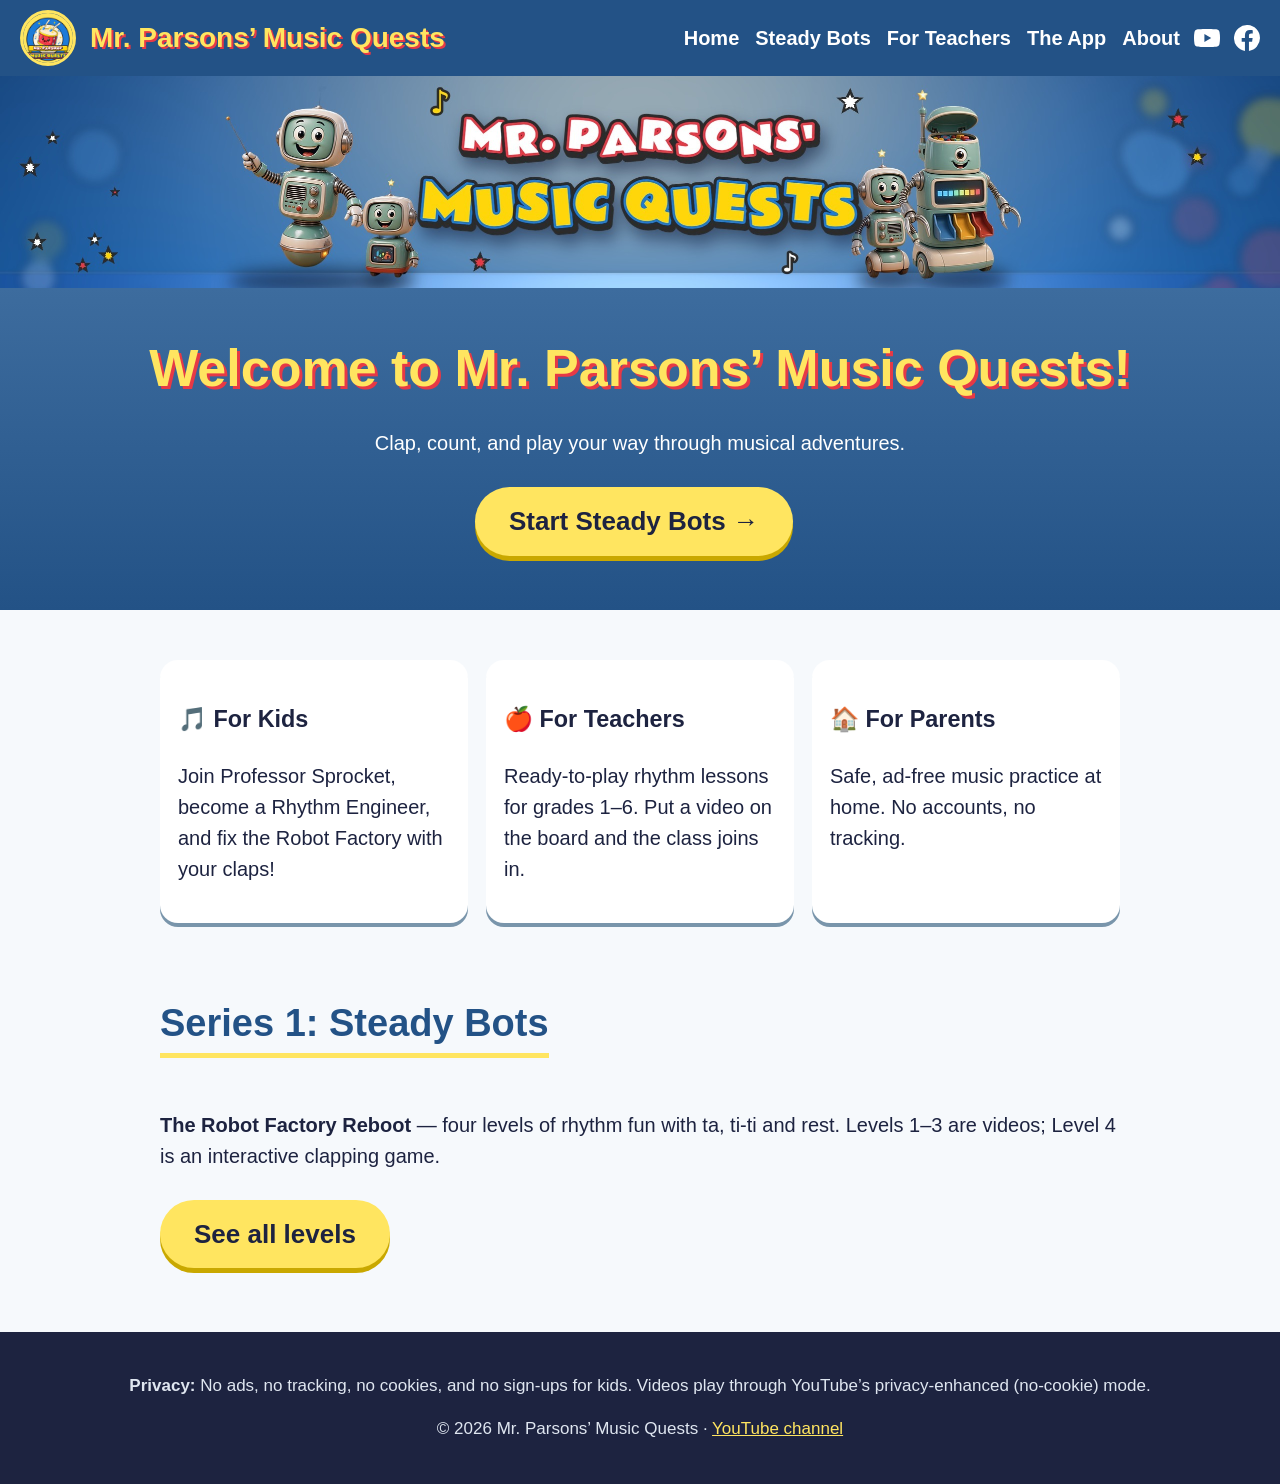
<file: index.html>
<!doctype html><html lang="en"><head><meta charset="utf-8"><meta name="viewport" content="width=device-width,initial-scale=1"><title>Mr. Parsons&rsquo; Music Quests – Rhythm adventures for kids</title><link rel="icon" href="img/logo.png"><link rel="stylesheet" href="style.css"></head><body><header><img src="img/logo.png" alt="Music Quests logo"><b>Mr. Parsons&rsquo; Music Quests</b><nav><a href="index.html">Home</a><a href="beatbots.html">Steady Bots</a><a href="teachers.html">For Teachers</a><a href="level4.html">The App</a><a href="about.html">About</a></nav><div class="socials"><a class="soc" href="https://www.youtube.com/channel/UCXmi7WQinkRm84NyZNLIv5g" rel="noopener" aria-label="YouTube" title="YouTube"><svg viewBox="0 0 24 24"><path d="M23.5 6.2a3 3 0 0 0-2.1-2.1C19.5 3.6 12 3.6 12 3.6s-7.5 0-9.4.5A3 3 0 0 0 .5 6.2 31 31 0 0 0 0 12a31 31 0 0 0 .5 5.8 3 3 0 0 0 2.1 2.1c1.9.5 9.4.5 9.4.5s7.5 0 9.4-.5a3 3 0 0 0 2.1-2.1A31 31 0 0 0 24 12a31 31 0 0 0-.5-5.8zM9.6 15.6V8.4l6.3 3.6-6.3 3.6z"/></svg></a><a class="soc" href="https://www.facebook.com/profile.php?id=61596000635500" rel="noopener" aria-label="Facebook" title="Facebook"><svg viewBox="0 0 24 24"><path d="M24 12a12 12 0 1 0-13.9 11.9v-8.4H7.1V12h3V9.4c0-3 1.8-4.7 4.5-4.7 1.3 0 2.7.2 2.7.2v3h-1.5c-1.5 0-2 .9-2 1.9V12h3.4l-.5 3.5h-2.9v8.4A12 12 0 0 0 24 12z"/></svg></a></div></header>
<img class="banner" src="img/banner_hd.jpg" alt="Mr. Parsons' Music Quests banner with friendly robots">
<div class="hero"><h1>Welcome to Mr. Parsons&rsquo; Music Quests!</h1><p>Clap, count, and play your way through musical adventures.</p><a class="btn" href="beatbots.html">Start Steady Bots &rarr;</a></div>
<main><section class="cards">
<div class="card"><h3>🎵 For Kids</h3><p>Join Professor Sprocket, become a Rhythm Engineer, and fix the Robot Factory with your claps!</p></div>
<div class="card"><h3>🍎 For Teachers</h3><p>Ready-to-play rhythm lessons for grades 1–6. Put a video on the board and the class joins in.</p></div>
<div class="card"><h3>🏠 For Parents</h3><p>Safe, ad-free music practice at home. No accounts, no tracking.</p></div></section>
<section><h2>Series 1: Steady Bots</h2><p><b>The Robot Factory Reboot</b> — four levels of rhythm fun with ta, ti-ti and rest. Levels 1–3 are videos; Level 4 is an interactive clapping game.</p><a class="btn" href="beatbots.html">See all levels</a></section></main>
<footer><p><b>Privacy:</b> No ads, no tracking, no cookies, and no sign-ups for kids. Videos play through YouTube&rsquo;s privacy-enhanced (no-cookie) mode.</p><p>&copy; 2026 Mr. Parsons&rsquo; Music Quests &middot; <a href="https://www.youtube.com/channel/UCXmi7WQinkRm84NyZNLIv5g">YouTube channel</a></p></footer></body></html>
</file>
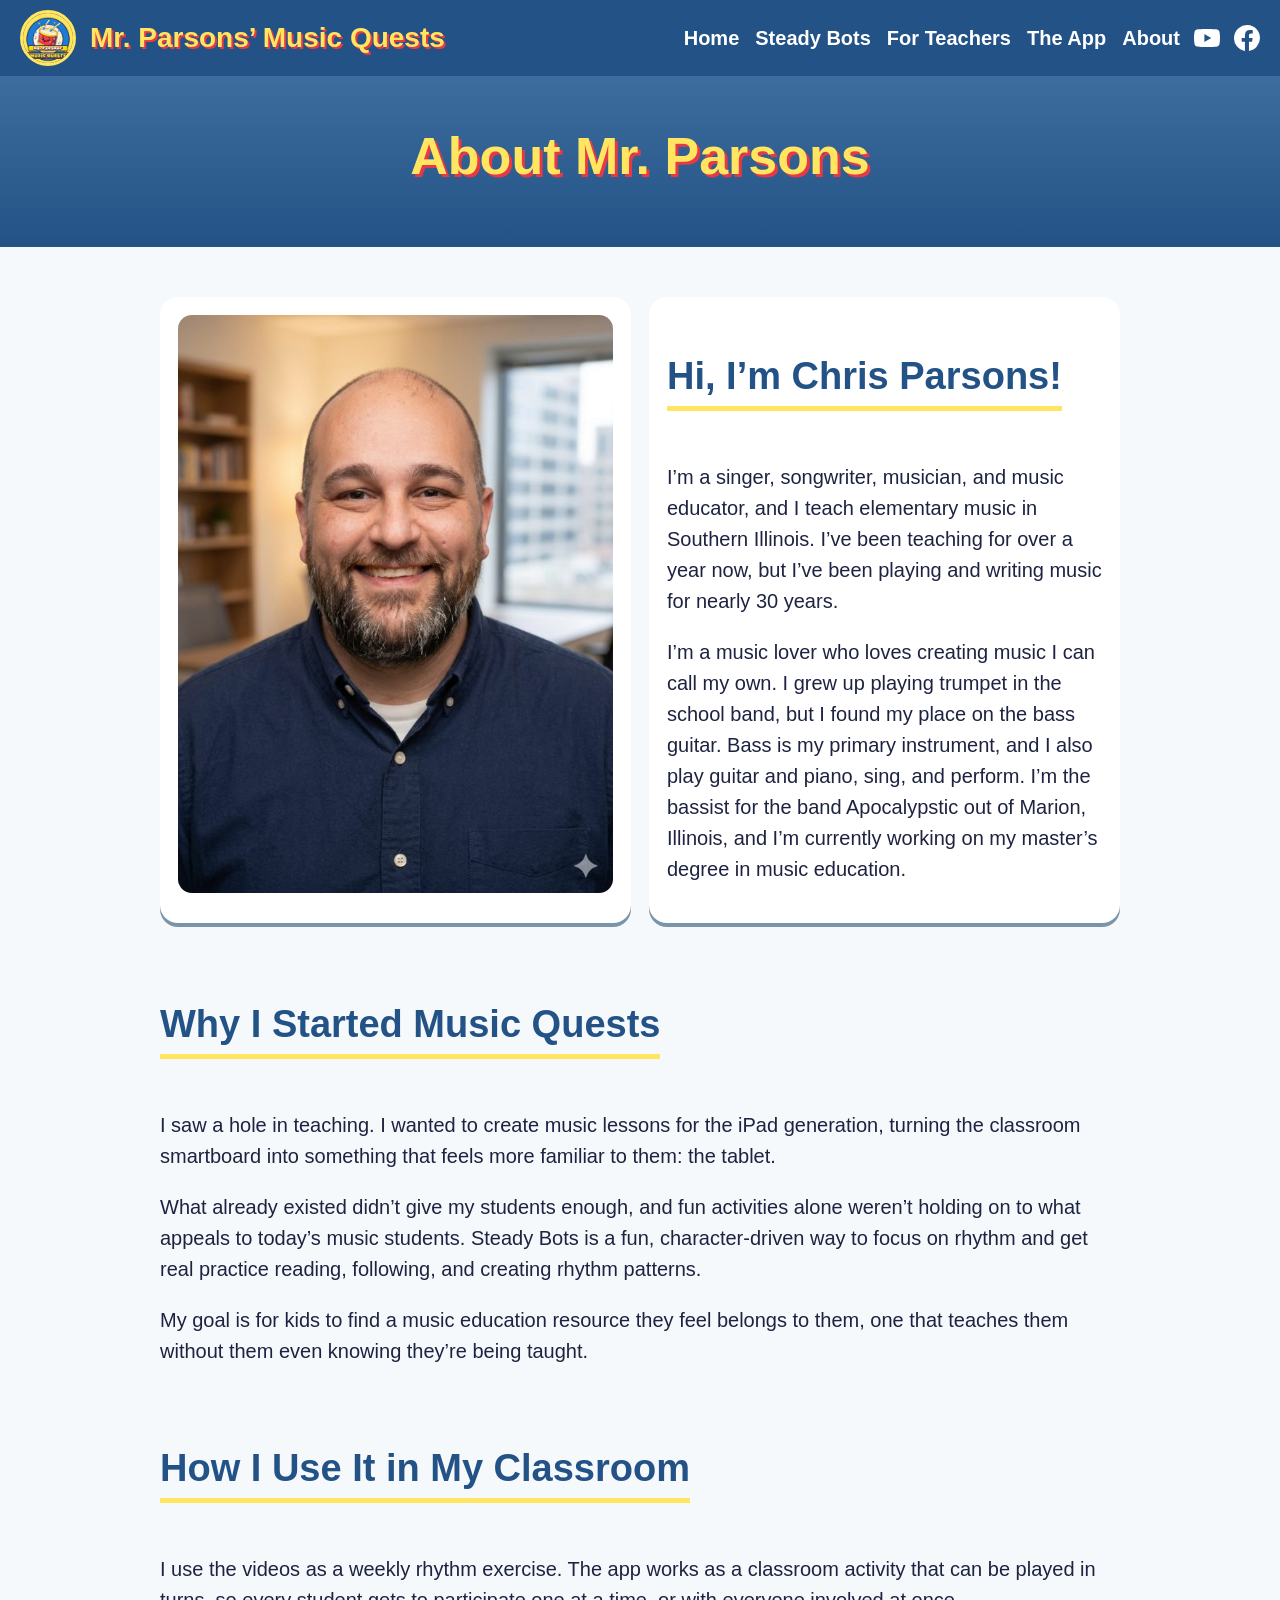
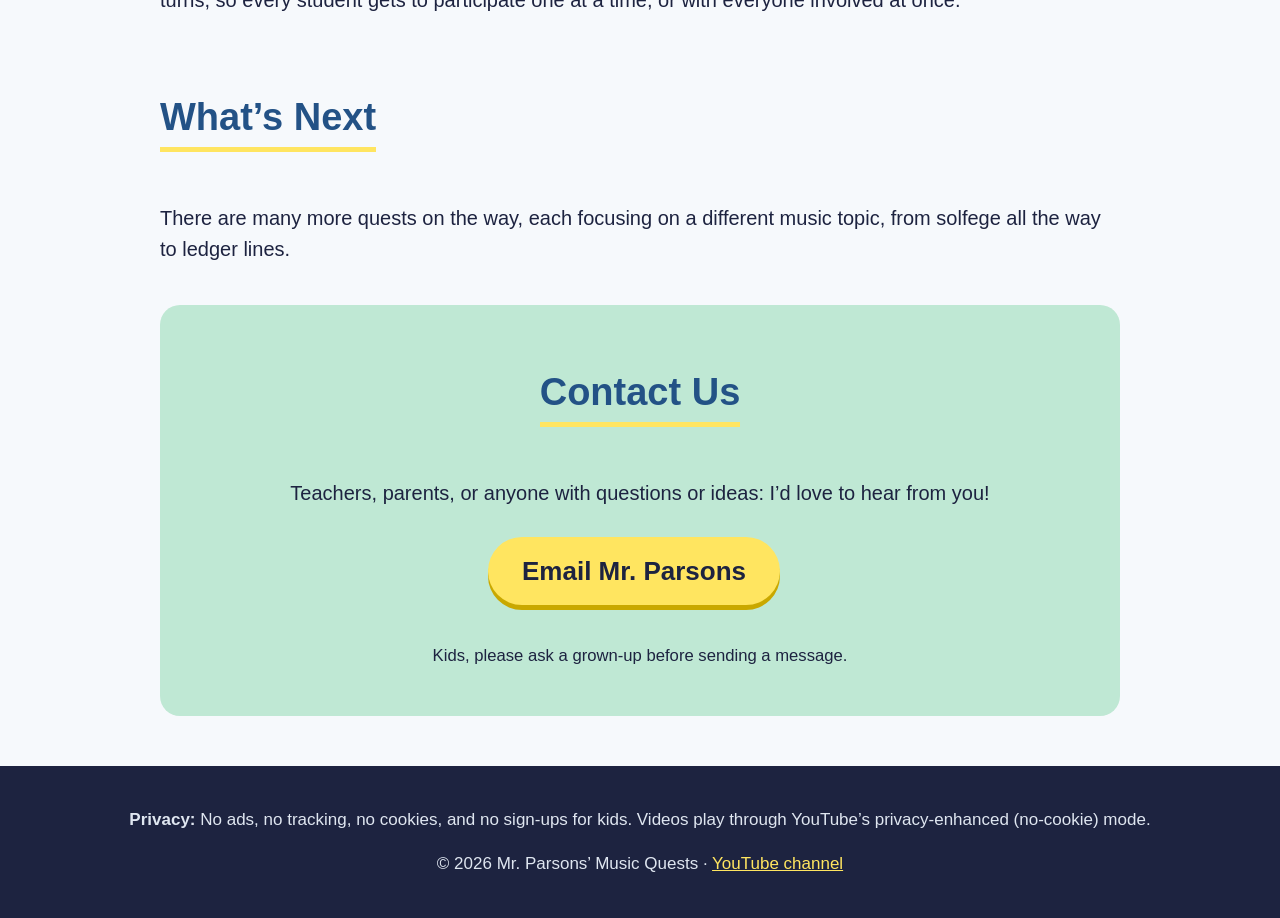
<file: about.html>
<!doctype html><html lang="en"><head><meta charset="utf-8"><meta name="viewport" content="width=device-width,initial-scale=1"><title>About – Mr. Parsons&rsquo; Music Quests</title><link rel="icon" href="img/logo.png"><link rel="stylesheet" href="style.css"></head><body><header><img src="img/logo.png" alt="Music Quests logo"><b>Mr. Parsons&rsquo; Music Quests</b><nav><a href="index.html">Home</a><a href="beatbots.html">Steady Bots</a><a href="teachers.html">For Teachers</a><a href="level4.html">The App</a><a href="about.html">About</a></nav><div class="socials"><a class="soc" href="https://www.youtube.com/channel/UCXmi7WQinkRm84NyZNLIv5g" rel="noopener" aria-label="YouTube" title="YouTube"><svg viewBox="0 0 24 24"><path d="M23.5 6.2a3 3 0 0 0-2.1-2.1C19.5 3.6 12 3.6 12 3.6s-7.5 0-9.4.5A3 3 0 0 0 .5 6.2 31 31 0 0 0 0 12a31 31 0 0 0 .5 5.8 3 3 0 0 0 2.1 2.1c1.9.5 9.4.5 9.4.5s7.5 0 9.4-.5a3 3 0 0 0 2.1-2.1A31 31 0 0 0 24 12a31 31 0 0 0-.5-5.8zM9.6 15.6V8.4l6.3 3.6-6.3 3.6z"/></svg></a><a class="soc" href="https://www.facebook.com/profile.php?id=61596000635500" rel="noopener" aria-label="Facebook" title="Facebook"><svg viewBox="0 0 24 24"><path d="M24 12a12 12 0 1 0-13.9 11.9v-8.4H7.1V12h3V9.4c0-3 1.8-4.7 4.5-4.7 1.3 0 2.7.2 2.7.2v3h-1.5c-1.5 0-2 .9-2 1.9V12h3.4l-.5 3.5h-2.9v8.4A12 12 0 0 0 24 12z"/></svg></a></div></header><div class="hero"><h1>About Mr. Parsons</h1></div><main>
<section class="cards"><div class="card"><img src="img/chris.jpg" alt="Chris Parsons, music teacher" style="width:100%;border-radius:14px"></div>
<div class="card"><h2>Hi, I&rsquo;m Chris Parsons!</h2>
<p>I&rsquo;m a singer, songwriter, musician, and music educator, and I teach elementary music in Southern Illinois. I&rsquo;ve been teaching for over a year now, but I&rsquo;ve been playing and writing music for nearly 30 years.</p>
<p>I&rsquo;m a music lover who loves creating music I can call my own. I grew up playing trumpet in the school band, but I found my place on the bass guitar. Bass is my primary instrument, and I also play guitar and piano, sing, and perform. I&rsquo;m the bassist for the band Apocalypstic out of Marion, Illinois, and I&rsquo;m currently working on my master&rsquo;s degree in music education.</p></div></section>
<section><h2>Why I Started Music Quests</h2>
<p>I saw a hole in teaching. I wanted to create music lessons for the iPad generation, turning the classroom smartboard into something that feels more familiar to them: the tablet.</p>
<p>What already existed didn&rsquo;t give my students enough, and fun activities alone weren&rsquo;t holding on to what appeals to today&rsquo;s music students. Steady Bots is a fun, character-driven way to focus on rhythm and get real practice reading, following, and creating rhythm patterns.</p>
<p>My goal is for kids to find a music education resource they feel belongs to them, one that teaches them without them even knowing they&rsquo;re being taught.</p></section>
<section><h2>How I Use It in My Classroom</h2>
<p>I use the videos as a weekly rhythm exercise. The app works as a classroom activity that can be played in turns, so every student gets to participate one at a time, or with everyone involved at once.</p></section>
<section><h2>What&rsquo;s Next</h2>
<p>There are many more quests on the way, each focusing on a different music topic, from solfege all the way to ledger lines.</p></section>
<section id="contact" class="app"><h2>Contact Us</h2>
<p>Teachers, parents, or anyone with questions or ideas: I&rsquo;d love to hear from you!</p>
<p><a class="btn" href="mailto:hello@musicquests.com">Email Mr. Parsons</a></p>
<p><small>Kids, please ask a grown-up before sending a message.</small></p></section>
</main><footer><p><b>Privacy:</b> No ads, no tracking, no cookies, and no sign-ups for kids. Videos play through YouTube&rsquo;s privacy-enhanced (no-cookie) mode.</p><p>&copy; 2026 Mr. Parsons&rsquo; Music Quests &middot; <a href="https://www.youtube.com/channel/UCXmi7WQinkRm84NyZNLIv5g">YouTube channel</a></p></footer></body></html>
</file>
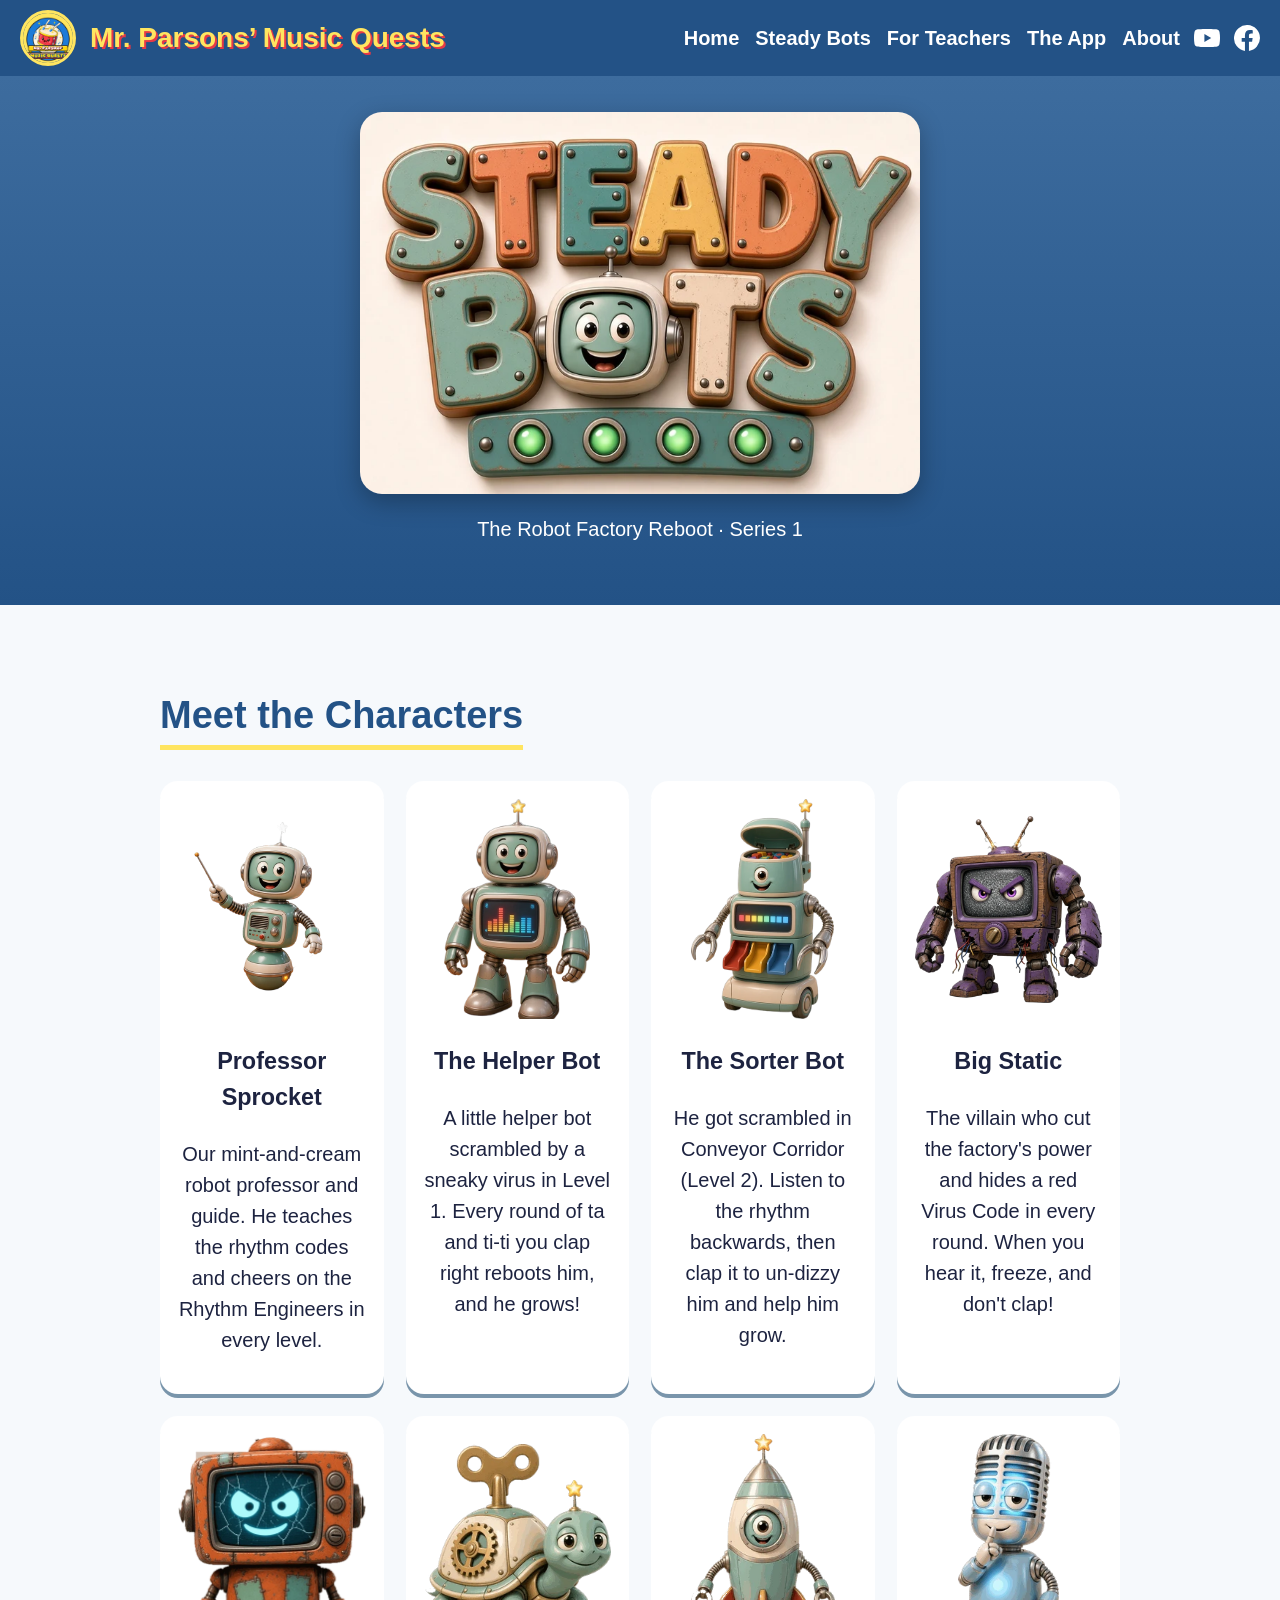
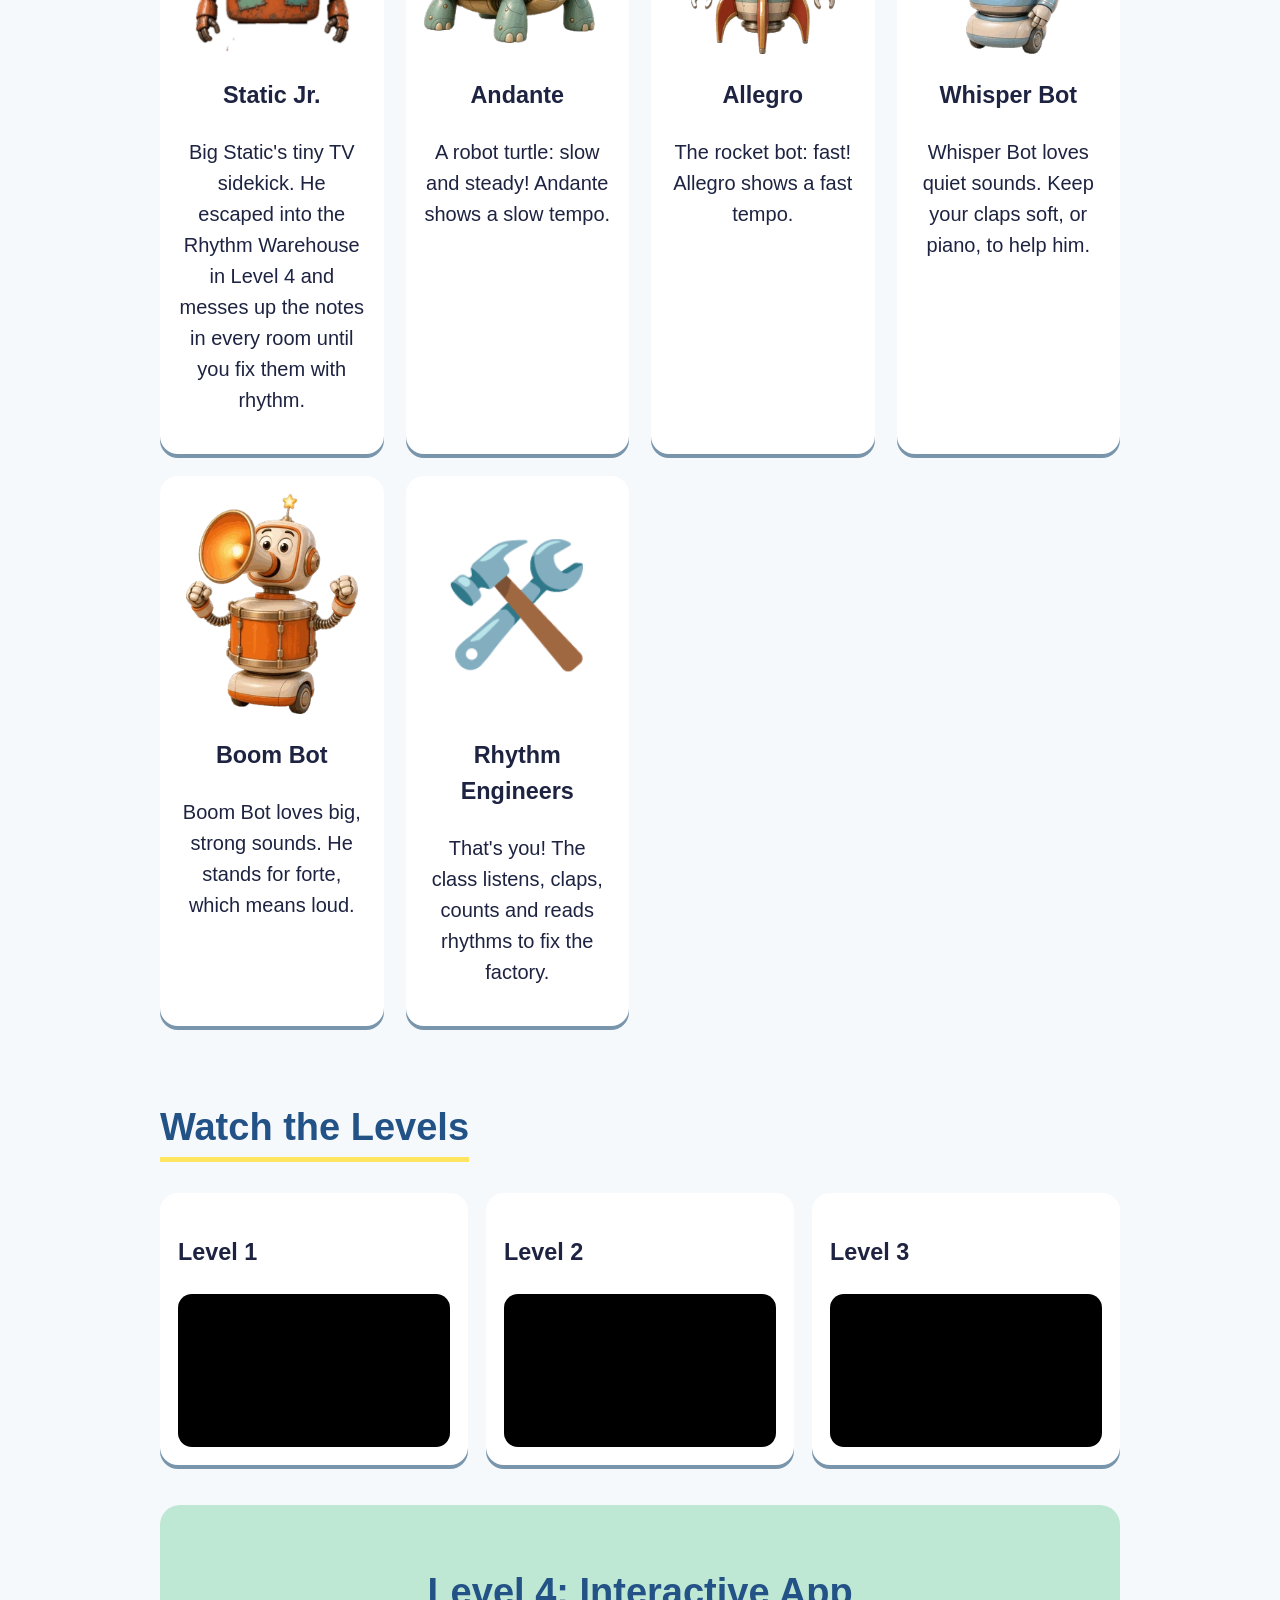
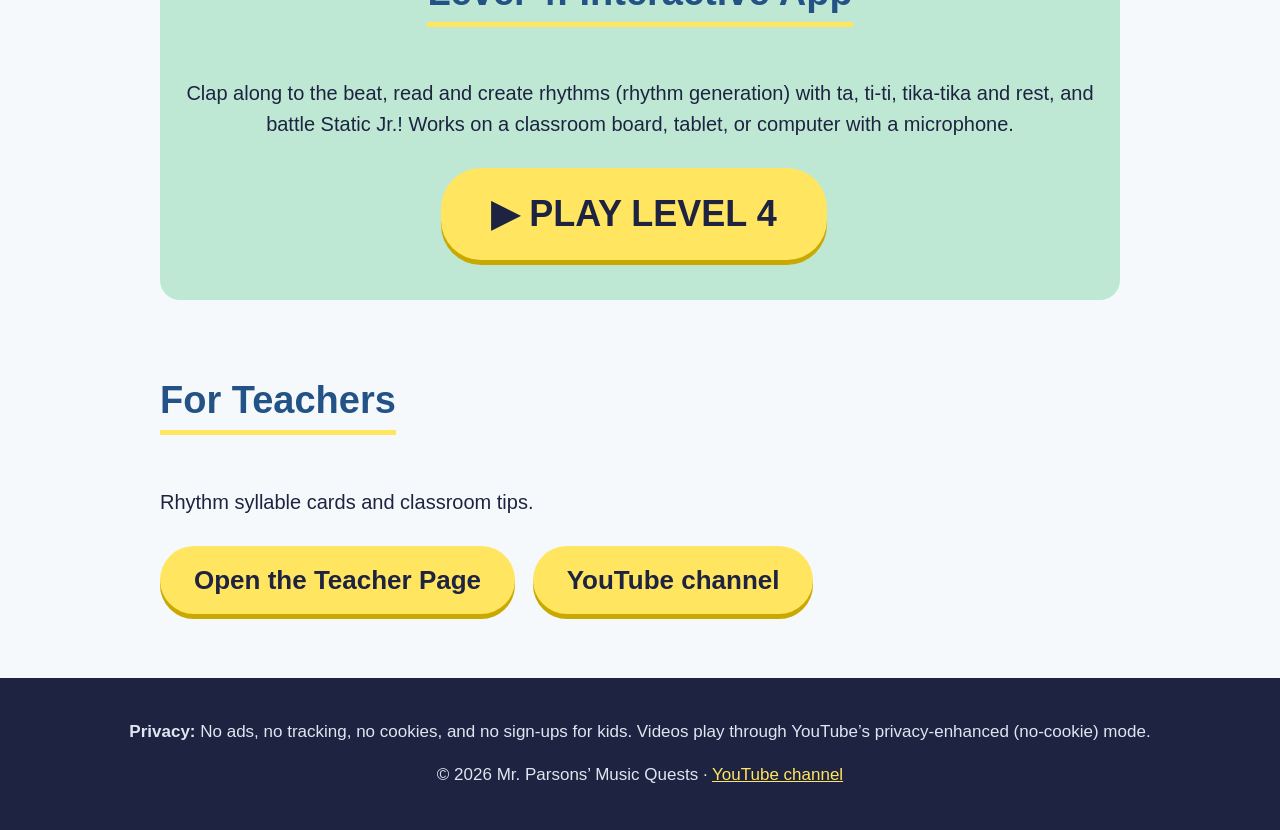
<file: beatbots.html>
<!doctype html><html lang="en"><head><meta charset="utf-8"><meta name="viewport" content="width=device-width,initial-scale=1"><title>Steady Bots: The Robot Factory Reboot – Mr. Parsons&rsquo; Music Quests</title><link rel="icon" href="img/logo.png"><link rel="stylesheet" href="style.css"></head><body><header><img src="img/logo.png" alt="Music Quests logo"><b>Mr. Parsons&rsquo; Music Quests</b><nav><a href="index.html">Home</a><a href="beatbots.html">Steady Bots</a><a href="teachers.html">For Teachers</a><a href="level4.html">The App</a><a href="about.html">About</a></nav><div class="socials"><a class="soc" href="https://www.youtube.com/channel/UCXmi7WQinkRm84NyZNLIv5g" rel="noopener" aria-label="YouTube" title="YouTube"><svg viewBox="0 0 24 24"><path d="M23.5 6.2a3 3 0 0 0-2.1-2.1C19.5 3.6 12 3.6 12 3.6s-7.5 0-9.4.5A3 3 0 0 0 .5 6.2 31 31 0 0 0 0 12a31 31 0 0 0 .5 5.8 3 3 0 0 0 2.1 2.1c1.9.5 9.4.5 9.4.5s7.5 0 9.4-.5a3 3 0 0 0 2.1-2.1A31 31 0 0 0 24 12a31 31 0 0 0-.5-5.8zM9.6 15.6V8.4l6.3 3.6-6.3 3.6z"/></svg></a><a class="soc" href="https://www.facebook.com/profile.php?id=61596000635500" rel="noopener" aria-label="Facebook" title="Facebook"><svg viewBox="0 0 24 24"><path d="M24 12a12 12 0 1 0-13.9 11.9v-8.4H7.1V12h3V9.4c0-3 1.8-4.7 4.5-4.7 1.3 0 2.7.2 2.7.2v3h-1.5c-1.5 0-2 .9-2 1.9V12h3.4l-.5 3.5h-2.9v8.4A12 12 0 0 0 24 12z"/></svg></a></div></header>
<div class="hero"><img class="series-logo" src="img/steady_bots_logo.webp" width="800" height="545" alt="Steady Bots logo: chunky robot letters with a smiling robot face for the O and four green beat lights"><h1 class="sr">Steady Bots</h1><p>The Robot Factory Reboot &middot; Series 1</p></div><main>
<section id="characters"><h2>Meet the Characters</h2><div class="cards chars">
<div class="card char"><img src="img/characters/sprocket.webp" alt="Professor Sprocket" loading="lazy" width="600" height="600"><h3>Professor Sprocket</h3><p>Our mint-and-cream robot professor and guide. He teaches the rhythm codes and cheers on the Rhythm Engineers in every level.</p></div>
<div class="card char"><img src="img/characters/helper_bot.webp" alt="The Helper Bot" loading="lazy" width="600" height="600"><h3>The Helper Bot</h3><p>A little helper bot scrambled by a sneaky virus in Level 1. Every round of ta and ti-ti you clap right reboots him, and he grows!</p></div>
<div class="card char"><img src="img/characters/sorter_bot.webp" alt="The Sorter Bot" loading="lazy" width="600" height="600"><h3>The Sorter Bot</h3><p>He got scrambled in Conveyor Corridor (Level 2). Listen to the rhythm backwards, then clap it to un-dizzy him and help him grow.</p></div>
<div class="card char"><img src="img/characters/big_static.webp" alt="Big Static" loading="lazy" width="600" height="600"><h3>Big Static</h3><p>The villain who cut the factory's power and hides a red Virus Code in every round. When you hear it, freeze, and don't clap!</p></div>
<div class="card char"><img src="img/characters/static_jr.webp" alt="Static Jr." loading="lazy" width="600" height="600"><h3>Static Jr.</h3><p>Big Static's tiny TV sidekick. He escaped into the Rhythm Warehouse in Level 4 and messes up the notes in every room until you fix them with rhythm.</p></div>
<div class="card char"><img src="img/characters/andante.webp" alt="Andante" loading="lazy" width="600" height="600"><h3>Andante</h3><p>A robot turtle: slow and steady! Andante shows a slow tempo.</p></div>
<div class="card char"><img src="img/characters/allegro.webp" alt="Allegro" loading="lazy" width="600" height="600"><h3>Allegro</h3><p>The rocket bot: fast! Allegro shows a fast tempo.</p></div>
<div class="card char"><img src="img/characters/whisper_bot.webp" alt="Whisper Bot" loading="lazy" width="600" height="600"><h3>Whisper Bot</h3><p>Whisper Bot loves quiet sounds. Keep your claps soft, or piano, to help him.</p></div>
<div class="card char"><img src="img/characters/boom_bot.webp" alt="Boom Bot" loading="lazy" width="600" height="600"><h3>Boom Bot</h3><p>Boom Bot loves big, strong sounds. He stands for forte, which means loud.</p></div>
<div class="card char"><div class="char-emoji">🛠️</div><h3>Rhythm Engineers</h3><p>That's you! The class listens, claps, counts and reads rhythms to fix the factory.</p></div></div></section>
<section><h2>Watch the Levels</h2><div class="cards">
<div class="card"><h3>Level 1</h3><div class="vid"><iframe src="https://www.youtube-nocookie.com/embed/qOARoVSPgu4" title="Steady Bots Level 1" loading="lazy" allow="encrypted-media; picture-in-picture; fullscreen" allowfullscreen></iframe></div></div>
<div class="card"><h3>Level 2</h3><div class="vid"><iframe src="https://www.youtube-nocookie.com/embed/0j2hhTj0gQw" title="Steady Bots Level 2" loading="lazy" allow="encrypted-media; picture-in-picture; fullscreen" allowfullscreen></iframe></div></div>
<div class="card"><h3>Level 3</h3><div class="vid"><iframe src="https://www.youtube-nocookie.com/embed/vUP6J-PO2aU" title="Steady Bots Level 3" loading="lazy" allow="encrypted-media; picture-in-picture; fullscreen" allowfullscreen></iframe></div></div>
</div></section>
<section class="app"><h2>Level 4: Interactive App</h2><p>Clap along to the beat, read and create rhythms (rhythm generation) with ta, ti-ti, tika-tika and rest, and battle Static Jr.! Works on a classroom board, tablet, or computer with a microphone.</p><a class="btn big" href="level4.html">▶ PLAY LEVEL 4</a></section>
<section id="teachers"><h2>For Teachers</h2><p>Rhythm syllable cards and classroom tips.</p><a class="btn" href="teachers.html">Open the Teacher Page</a> <a class="btn" href="https://www.youtube.com/channel/UCXmi7WQinkRm84NyZNLIv5g">YouTube channel</a></section></main>
<footer><p><b>Privacy:</b> No ads, no tracking, no cookies, and no sign-ups for kids. Videos play through YouTube&rsquo;s privacy-enhanced (no-cookie) mode.</p><p>&copy; 2026 Mr. Parsons&rsquo; Music Quests &middot; <a href="https://www.youtube.com/channel/UCXmi7WQinkRm84NyZNLIv5g">YouTube channel</a></p></footer></body></html>
</file>
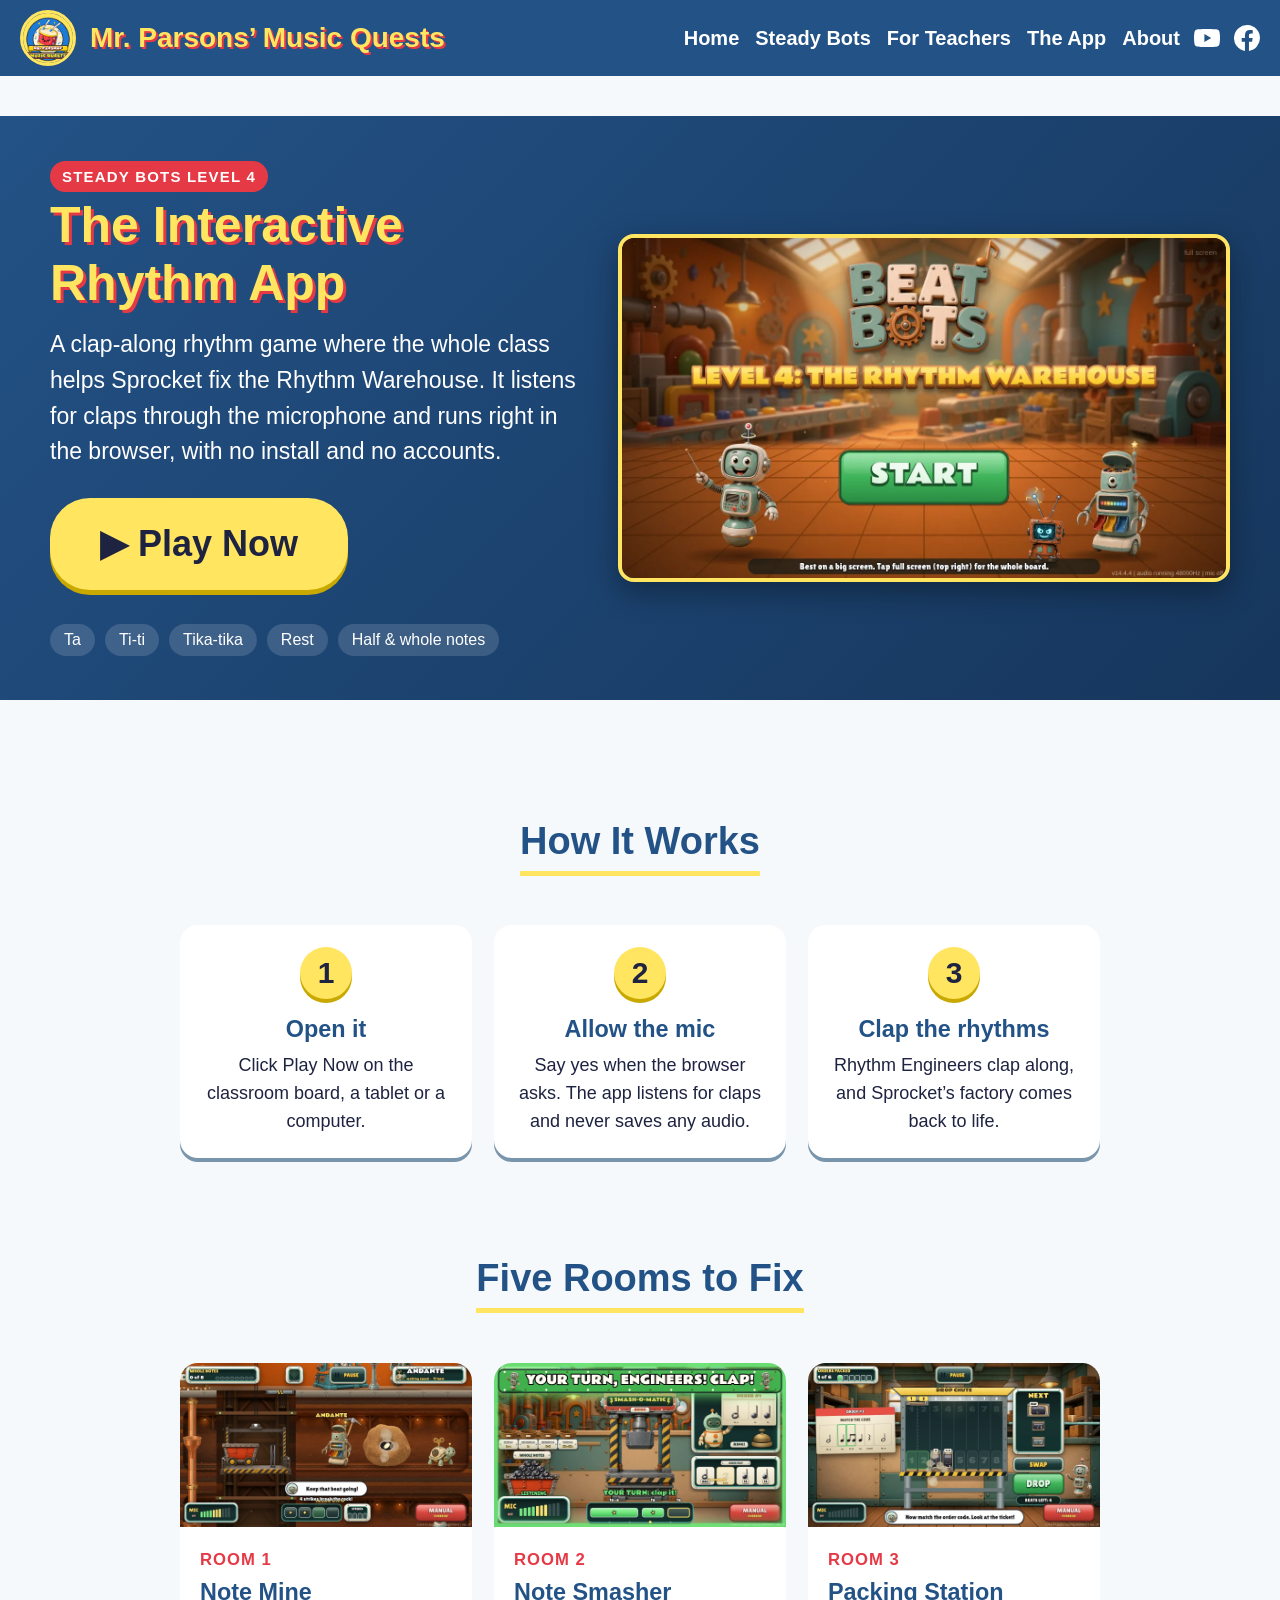
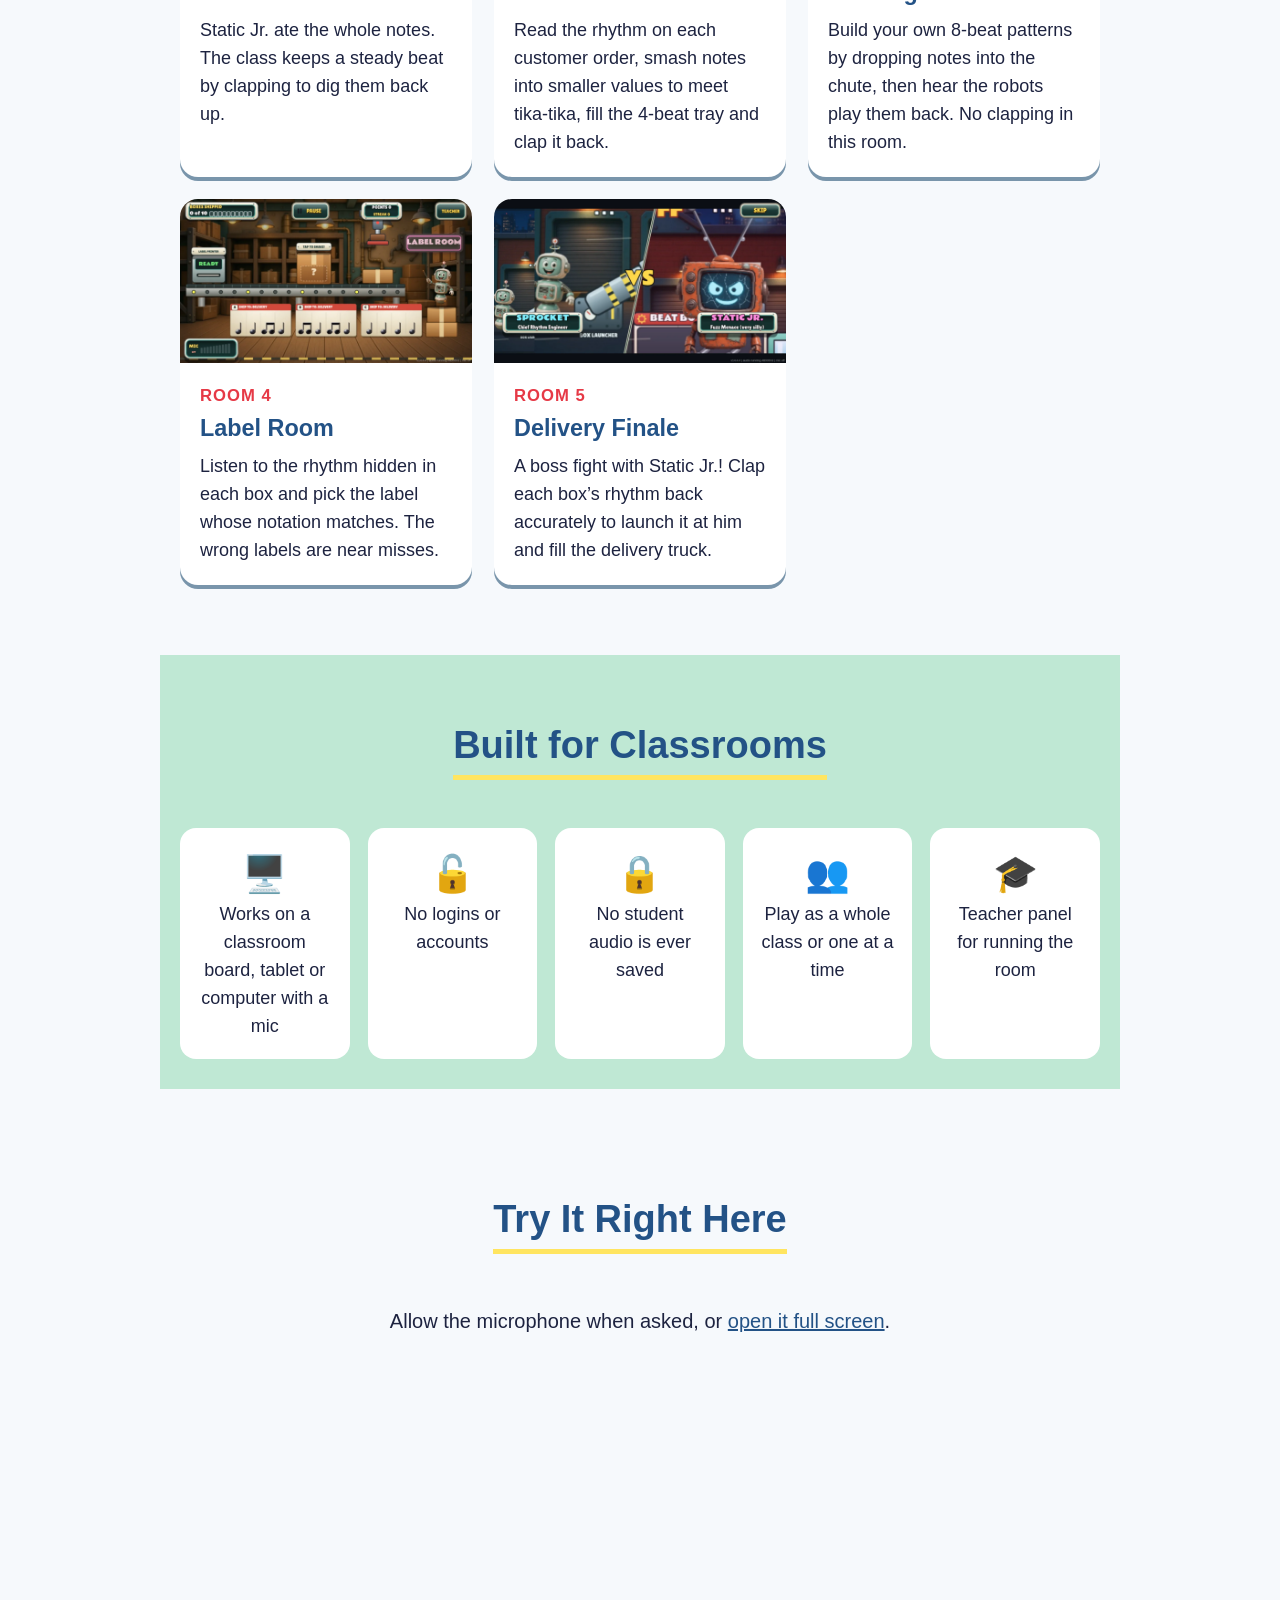
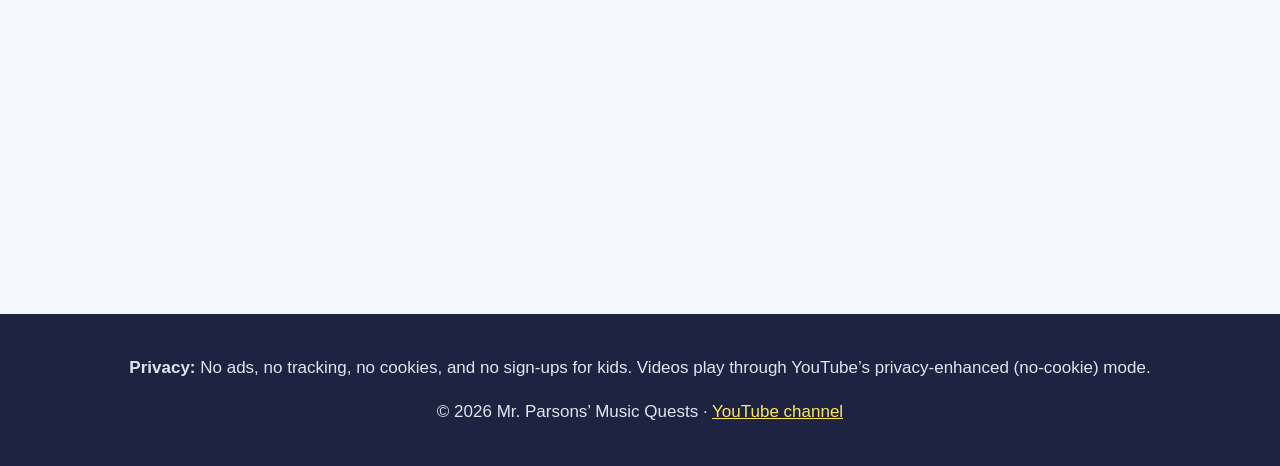
<file: level4.html>
<!doctype html><html lang="en"><head><meta charset="utf-8"><meta name="viewport" content="width=device-width,initial-scale=1"><title>The App – Mr. Parsons&rsquo; Music Quests</title><link rel="icon" href="img/logo.png"><link rel="stylesheet" href="style.css"><style>
.ahero{background:linear-gradient(135deg,var(--blue),#16365c);color:#fff;padding:44px 24px}
.ahero .in{max-width:1180px;margin:auto;display:grid;grid-template-columns:1fr 1.15fr;gap:36px;align-items:center}
.ahero h1{font-size:2.5em;line-height:1.15;margin:.1em 0 .3em;color:var(--yel);text-shadow:3px 3px 0 var(--red)}
.ahero .tag{font-size:1.15em;margin:0 0 18px}.kick{display:inline-block;background:var(--red);color:#fff;font-weight:bold;font-size:.75em;letter-spacing:.08em;padding:4px 12px;border-radius:20px}
.shot{width:100%;height:auto;display:block;border-radius:16px;border:4px solid var(--yel);box-shadow:0 10px 30px rgba(0,0,0,.35)}
.pills{display:flex;flex-wrap:wrap;gap:10px;margin-top:6px}.pills span{background:rgba(255,255,255,.14);border-radius:20px;padding:4px 14px;font-size:.8em}
.wrap{max-width:1180px;margin:auto;padding:30px 20px}.center{text-align:center}
.steps{display:grid;grid-template-columns:repeat(3,1fr);gap:22px;margin-top:18px}
.step{background:#fff;border-radius:18px;padding:22px;box-shadow:0 4px 0 var(--sky);text-align:center}
.step b.n{display:inline-flex;align-items:center;justify-content:center;width:52px;height:52px;border-radius:50%;background:var(--yel);color:var(--ink);font-size:1.5em;box-shadow:0 4px 0 #c9a800}
.step h3{margin:.5em 0 .2em;color:var(--blue)}.step p{margin:0;font-size:.9em}
.rooms{display:grid;grid-template-columns:repeat(3,1fr);gap:22px;margin-top:18px;text-align:left}
.room{background:#fff;border-radius:18px;overflow:hidden;box-shadow:0 4px 0 var(--sky)}.room img{width:100%;aspect-ratio:16/9;object-fit:cover;display:block}
.room div{padding:16px 20px 20px}.room h3{margin:0 0 .3em;color:var(--blue)}.room small{color:var(--red);font-weight:bold;letter-spacing:.06em}.room p{margin:.3em 0 0;font-size:.9em}
.strip{background:var(--mint)}.feats{display:grid;grid-template-columns:repeat(5,1fr);gap:18px;margin-top:16px}
.feat{background:#fff;border-radius:16px;padding:18px;text-align:center;font-size:.9em}.feat i{font-style:normal;font-size:2em;display:block}
.frame{position:relative;width:100%;aspect-ratio:16/9;min-height:420px}.frame iframe{position:absolute;inset:0;width:100%;height:100%;border:0;border-radius:14px}
@media(max-width:860px){.rooms{grid-template-columns:repeat(2,1fr)}.feats{grid-template-columns:repeat(2,1fr)}.ahero .in{grid-template-columns:1fr}.steps{grid-template-columns:1fr}.ahero h1{font-size:1.9em}.ahero{text-align:center}.pills{justify-content:center}}
@media(max-width:600px){.rooms{grid-template-columns:1fr}.frame{min-height:240px}.btn.big{font-size:1.4em;padding:16px 36px}}
</style></head><body><header><img src="img/logo.png" alt="Music Quests logo"><b>Mr. Parsons&rsquo; Music Quests</b><nav><a href="index.html">Home</a><a href="beatbots.html">Steady Bots</a><a href="teachers.html">For Teachers</a><a href="level4.html">The App</a><a href="about.html">About</a></nav><div class="socials"><a class="soc" href="https://www.youtube.com/channel/UCXmi7WQinkRm84NyZNLIv5g" rel="noopener" aria-label="YouTube" title="YouTube"><svg viewBox="0 0 24 24"><path d="M23.5 6.2a3 3 0 0 0-2.1-2.1C19.5 3.6 12 3.6 12 3.6s-7.5 0-9.4.5A3 3 0 0 0 .5 6.2 31 31 0 0 0 0 12a31 31 0 0 0 .5 5.8 3 3 0 0 0 2.1 2.1c1.9.5 9.4.5 9.4.5s7.5 0 9.4-.5a3 3 0 0 0 2.1-2.1A31 31 0 0 0 24 12a31 31 0 0 0-.5-5.8zM9.6 15.6V8.4l6.3 3.6-6.3 3.6z"/></svg></a><a class="soc" href="https://www.facebook.com/profile.php?id=61596000635500" rel="noopener" aria-label="Facebook" title="Facebook"><svg viewBox="0 0 24 24"><path d="M24 12a12 12 0 1 0-13.9 11.9v-8.4H7.1V12h3V9.4c0-3 1.8-4.7 4.5-4.7 1.3 0 2.7.2 2.7.2v3h-1.5c-1.5 0-2 .9-2 1.9V12h3.4l-.5 3.5h-2.9v8.4A12 12 0 0 0 24 12z"/></svg></a></div></header><section class="ahero"><div class="in"><div><span class="kick">STEADY BOTS LEVEL 4</span><h1>The Interactive Rhythm App</h1><p class="tag">A clap-along rhythm game where the whole class helps Sprocket fix the Rhythm Warehouse. It listens for claps through the microphone and runs right in the browser, with no install and no accounts.</p><p><a class="btn big" href="https://capman415.github.io/beatbots-level4/" target="_blank" rel="noopener">&#9654; Play Now</a></p><div class="pills"><span>Ta</span><span>Ti-ti</span><span>Tika-tika</span><span>Rest</span><span>Half &amp; whole notes</span></div></div><img class="shot" src="img/app/hero.webp" alt="Steady Bots Level 4 app title screen"></div></section>
<main><section class="wrap center"><h2>How It Works</h2><div class="steps">
<div class="step"><b class="n">1</b><h3>Open it</h3><p>Click Play Now on the classroom board, a tablet or a computer.</p></div>
<div class="step"><b class="n">2</b><h3>Allow the mic</h3><p>Say yes when the browser asks. The app listens for claps and never saves any audio.</p></div>
<div class="step"><b class="n">3</b><h3>Clap the rhythms</h3><p>Rhythm Engineers clap along, and Sprocket&rsquo;s factory comes back to life.</p></div></div></section>
<section class="wrap center"><h2>Five Rooms to Fix</h2><div class="rooms"><article class="room"><img src="img/app/mine.webp" alt="Note Mine screenshot" loading="lazy"><div><small>ROOM 1</small><h3>Note Mine</h3><p>Static Jr. ate the whole notes. The class keeps a steady beat by clapping to dig them back up.</p></div></article><article class="room"><img src="img/app/smasher.webp" alt="Note Smasher screenshot" loading="lazy"><div><small>ROOM 2</small><h3>Note Smasher</h3><p>Read the rhythm on each customer order, smash notes into smaller values to meet tika-tika, fill the 4-beat tray and clap it back.</p></div></article><article class="room"><img src="img/app/packing.webp" alt="Packing Station screenshot" loading="lazy"><div><small>ROOM 3</small><h3>Packing Station</h3><p>Build your own 8-beat patterns by dropping notes into the chute, then hear the robots play them back. No clapping in this room.</p></div></article><article class="room"><img src="img/app/label.webp" alt="Label Room screenshot" loading="lazy"><div><small>ROOM 4</small><h3>Label Room</h3><p>Listen to the rhythm hidden in each box and pick the label whose notation matches. The wrong labels are near misses.</p></div></article><article class="room"><img src="img/app/delivery.webp" alt="Delivery Finale screenshot" loading="lazy"><div><small>ROOM 5</small><h3>Delivery Finale</h3><p>A boss fight with Static Jr.! Clap each box&rsquo;s rhythm back accurately to launch it at him and fill the delivery truck.</p></div></article></div></section>
<section class="strip"><div class="wrap center"><h2>Built for Classrooms</h2><div class="feats">
<div class="feat"><i>&#128421;&#65039;</i>Works on a classroom board, tablet or computer with a mic</div>
<div class="feat"><i>&#128275;</i>No logins or accounts</div>
<div class="feat"><i>&#128274;</i>No student audio is ever saved</div>
<div class="feat"><i>&#128101;</i>Play as a whole class or one at a time</div>
<div class="feat"><i>&#127891;</i>Teacher panel for running the room</div>
</div></div></section>
<section class="wrap center"><h2>Try It Right Here</h2><p>Allow the microphone when asked, or <a href="https://capman415.github.io/beatbots-level4/" target="_blank" rel="noopener">open it full screen</a>.</p>
<div class="frame"><iframe src="https://capman415.github.io/beatbots-level4/" title="Steady Bots Level 4 app" allow="microphone; autoplay; fullscreen" allowfullscreen></iframe></div></section></main>
<footer><p><b>Privacy:</b> No ads, no tracking, no cookies, and no sign-ups for kids. Videos play through YouTube&rsquo;s privacy-enhanced (no-cookie) mode.</p><p>&copy; 2026 Mr. Parsons&rsquo; Music Quests &middot; <a href="https://www.youtube.com/channel/UCXmi7WQinkRm84NyZNLIv5g">YouTube channel</a></p></footer></body></html>
</file>
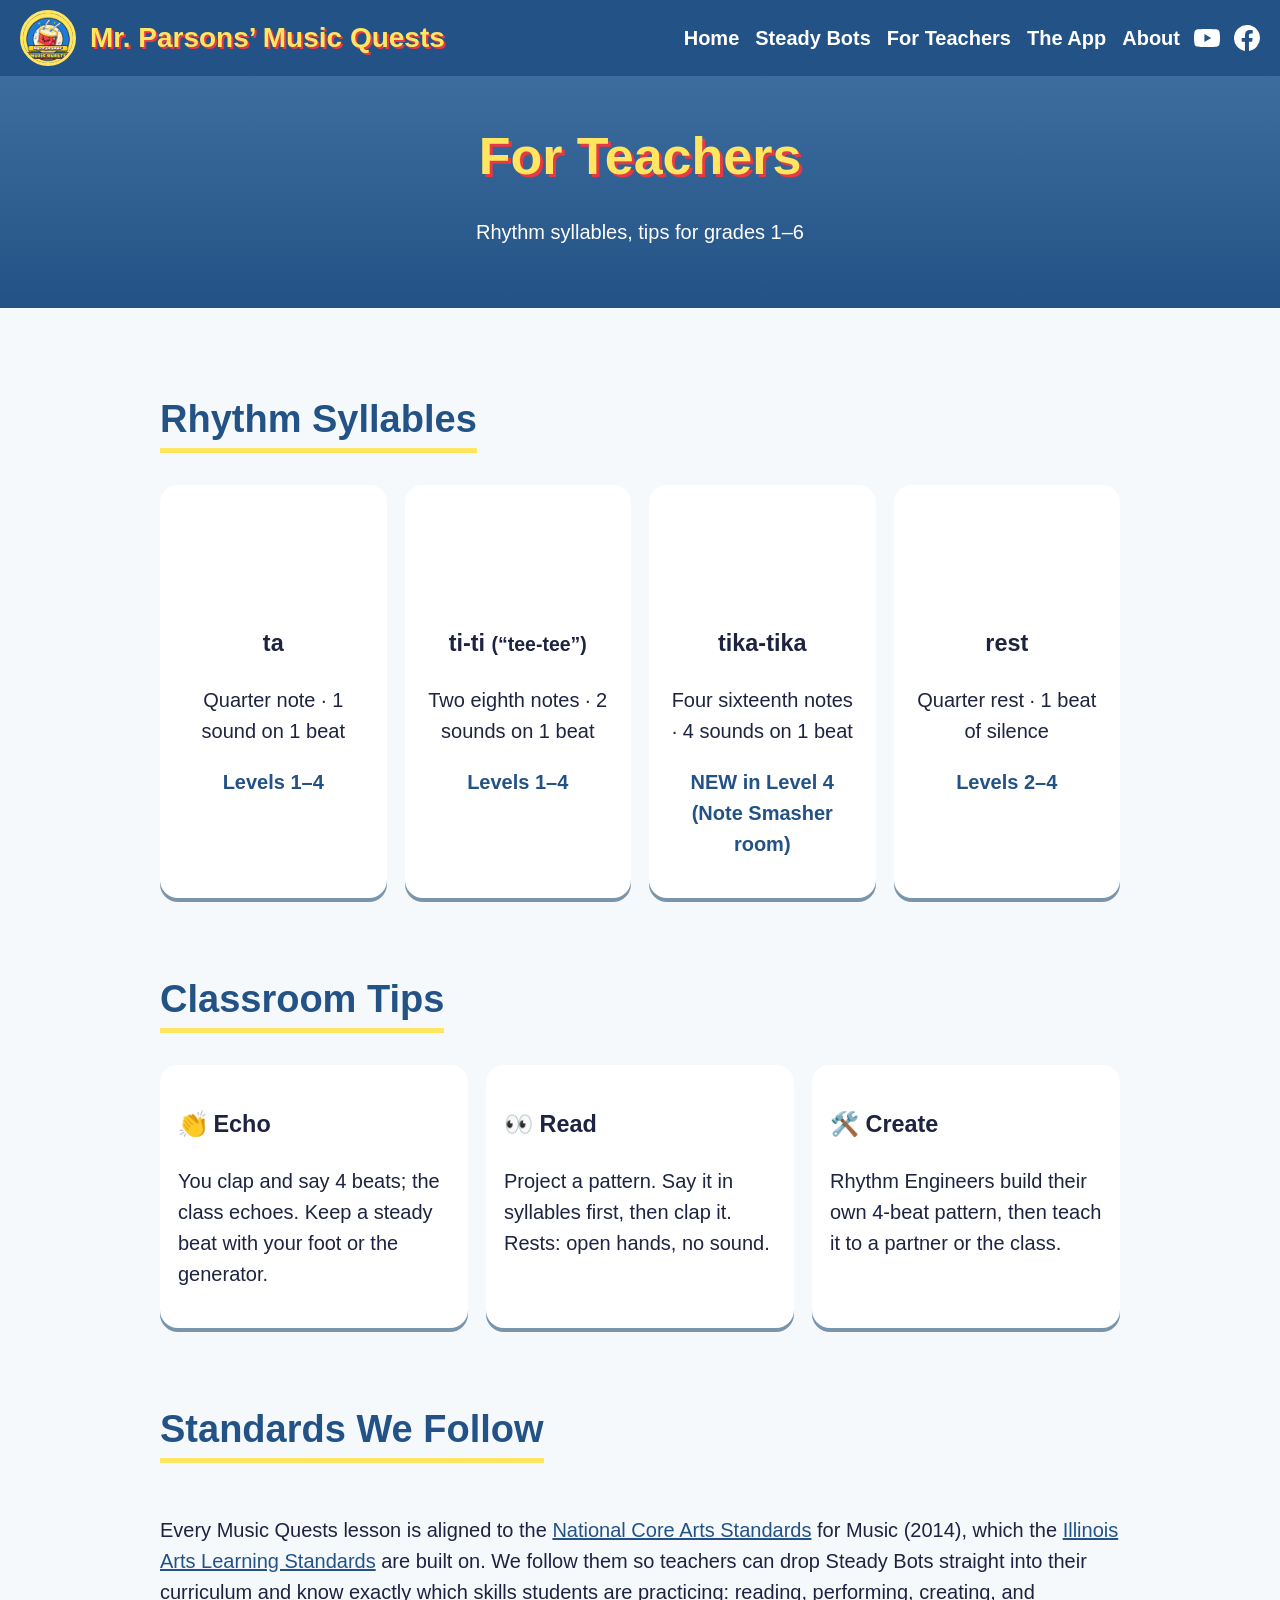
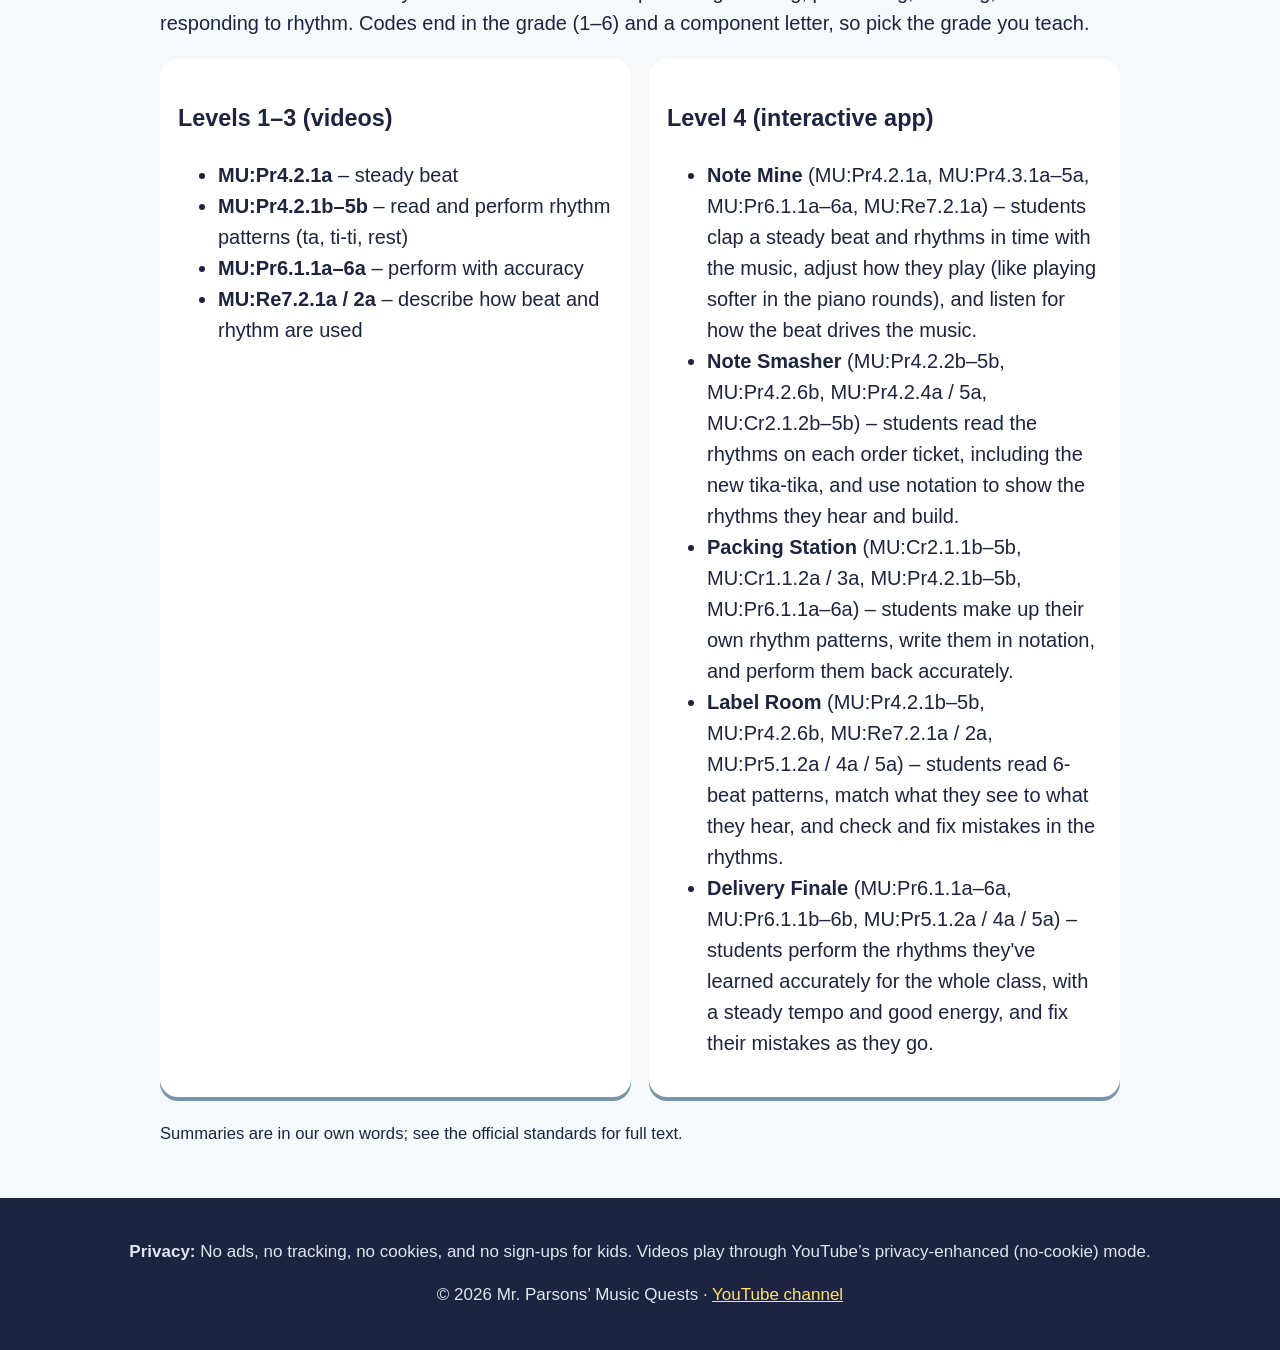
<file: teachers.html>
<!doctype html><html lang="en"><head><meta charset="utf-8"><meta name="viewport" content="width=device-width,initial-scale=1"><title>For Teachers – Mr. Parsons&rsquo; Music Quests</title><link rel="icon" href="img/logo.png"><link rel="stylesheet" href="style.css"></head><body><header><img src="img/logo.png" alt="Music Quests logo"><b>Mr. Parsons&rsquo; Music Quests</b><nav><a href="index.html">Home</a><a href="beatbots.html">Steady Bots</a><a href="teachers.html">For Teachers</a><a href="level4.html">The App</a><a href="about.html">About</a></nav><div class="socials"><a class="soc" href="https://www.youtube.com/channel/UCXmi7WQinkRm84NyZNLIv5g" rel="noopener" aria-label="YouTube" title="YouTube"><svg viewBox="0 0 24 24"><path d="M23.5 6.2a3 3 0 0 0-2.1-2.1C19.5 3.6 12 3.6 12 3.6s-7.5 0-9.4.5A3 3 0 0 0 .5 6.2 31 31 0 0 0 0 12a31 31 0 0 0 .5 5.8 3 3 0 0 0 2.1 2.1c1.9.5 9.4.5 9.4.5s7.5 0 9.4-.5a3 3 0 0 0 2.1-2.1A31 31 0 0 0 24 12a31 31 0 0 0-.5-5.8zM9.6 15.6V8.4l6.3 3.6-6.3 3.6z"/></svg></a><a class="soc" href="https://www.facebook.com/profile.php?id=61596000635500" rel="noopener" aria-label="Facebook" title="Facebook"><svg viewBox="0 0 24 24"><path d="M24 12a12 12 0 1 0-13.9 11.9v-8.4H7.1V12h3V9.4c0-3 1.8-4.7 4.5-4.7 1.3 0 2.7.2 2.7.2v3h-1.5c-1.5 0-2 .9-2 1.9V12h3.4l-.5 3.5h-2.9v8.4A12 12 0 0 0 24 12z"/></svg></a></div></header><div class="hero"><h1>For Teachers</h1><p>Rhythm syllables, tips for grades 1&ndash;6</p></div><main>
<section><h2>Rhythm Syllables</h2><div class="cards four">
<div class="card syl"><svg data-n="ta"></svg><h3>ta</h3><p>Quarter note &middot; 1 sound on 1 beat</p><p class="lv">Levels 1&ndash;4</p></div>
<div class="card syl"><svg data-n="titi"></svg><h3>ti-ti <small>(&ldquo;tee-tee&rdquo;)</small></h3><p>Two eighth notes &middot; 2 sounds on 1 beat</p><p class="lv">Levels 1&ndash;4</p></div>
<div class="card syl"><svg data-n="tika"></svg><h3>tika-tika</h3><p>Four sixteenth notes &middot; 4 sounds on 1 beat</p><p class="lv">NEW in Level 4 (Note Smasher room)</p></div>
<div class="card syl"><svg data-n="rest"></svg><h3>rest</h3><p>Quarter rest &middot; 1 beat of silence</p><p class="lv">Levels 2&ndash;4</p></div></div></section>
<section><h2>Classroom Tips</h2><div class="cards">
<div class="card"><h3>👏 Echo</h3><p>You clap and say 4 beats; the class echoes. Keep a steady beat with your foot or the generator.</p></div>
<div class="card"><h3>👀 Read</h3><p>Project a pattern. Say it in syllables first, then clap it. Rests: open hands, no sound.</p></div>
<div class="card"><h3>🛠️ Create</h3><p>Rhythm Engineers build their own 4-beat pattern, then teach it to a partner or the class.</p></div></div></section>
<section id="standards"><h2>Standards We Follow</h2>
<p>Every Music Quests lesson is aligned to the <a href="https://www.nationalartsstandards.org/" rel="noopener">National Core Arts Standards</a> for Music (2014), which the <a href="https://www.isbe.net/Pages/Fine-Arts.aspx" rel="noopener">Illinois Arts Learning Standards</a> are built on. We follow them so teachers can drop Steady Bots straight into their curriculum and know exactly which skills students are practicing: reading, performing, creating, and responding to rhythm. Codes end in the grade (1&ndash;6) and a component letter, so pick the grade you teach.</p>
<div class="cards">
<div class="card"><h3>Levels 1&ndash;3 (videos)</h3><ul>
<li><b>MU:Pr4.2.1a</b> &ndash; steady beat</li>
<li><b>MU:Pr4.2.1b&ndash;5b</b> &ndash; read and perform rhythm patterns (ta, ti-ti, rest)</li>
<li><b>MU:Pr6.1.1a&ndash;6a</b> &ndash; perform with accuracy</li>
<li><b>MU:Re7.2.1a / 2a</b> &ndash; describe how beat and rhythm are used</li></ul></div>
<div class="card"><h3>Level 4 (interactive app)</h3><ul>
<li><b>Note Mine</b> (MU:Pr4.2.1a, MU:Pr4.3.1a&ndash;5a, MU:Pr6.1.1a&ndash;6a, MU:Re7.2.1a) &ndash; students clap a steady beat and rhythms in time with the music, adjust how they play (like playing softer in the piano rounds), and listen for how the beat drives the music.</li>
<li><b>Note Smasher</b> (MU:Pr4.2.2b&ndash;5b, MU:Pr4.2.6b, MU:Pr4.2.4a / 5a, MU:Cr2.1.2b&ndash;5b) &ndash; students read the rhythms on each order ticket, including the new tika-tika, and use notation to show the rhythms they hear and build.</li>
<li><b>Packing Station</b> (MU:Cr2.1.1b&ndash;5b, MU:Cr1.1.2a / 3a, MU:Pr4.2.1b&ndash;5b, MU:Pr6.1.1a&ndash;6a) &ndash; students make up their own rhythm patterns, write them in notation, and perform them back accurately.</li>
<li><b>Label Room</b> (MU:Pr4.2.1b&ndash;5b, MU:Pr4.2.6b, MU:Re7.2.1a / 2a, MU:Pr5.1.2a / 4a / 5a) &ndash; students read 6-beat patterns, match what they see to what they hear, and check and fix mistakes in the rhythms.</li>
<li><b>Delivery Finale</b> (MU:Pr6.1.1a&ndash;6a, MU:Pr6.1.1b&ndash;6b, MU:Pr5.1.2a / 4a / 5a) &ndash; students perform the rhythms they've learned accurately for the whole class, with a steady tempo and good energy, and fix their mistakes as they go.</li></ul></div>
</div>
<p><small>Summaries are in our own words; see the official standards for full text.</small></p></section></main><footer><p><b>Privacy:</b> No ads, no tracking, no cookies, and no sign-ups for kids. Videos play through YouTube&rsquo;s privacy-enhanced (no-cookie) mode.</p><p>&copy; 2026 Mr. Parsons&rsquo; Music Quests &middot; <a href="https://www.youtube.com/channel/UCXmi7WQinkRm84NyZNLIv5g">YouTube channel</a></p></footer></body></html>
</file>
<file: style.css>
:root{--blue:#235286;--blue2:#3d6c9e;--sky:#7995ab;--yel:#ffe560;--cream:#fded9d;--red:#e63946;--ink:#1d2340;--mint:#bfe8d4}
*{box-sizing:border-box}body{margin:0;font:20px/1.55 "Trebuchet MS",Verdana,sans-serif;color:var(--ink);background:#f6f9fc}
a{color:var(--blue)}header{background:var(--blue);display:flex;align-items:center;gap:14px;padding:10px 20px;flex-wrap:wrap}
header img{width:56px;height:56px;border-radius:50%;border:3px solid var(--yel)}header b{color:var(--yel);font-size:1.4em;text-shadow:2px 2px 0 var(--red)}
nav{margin-left:auto;display:flex;gap:16px;flex-wrap:wrap}nav a{color:#fff;text-decoration:none;font-weight:bold}nav a:hover{color:var(--yel)}
.banner{display:block;width:100%;height:auto;background:var(--blue2)}
.hero{background:linear-gradient(var(--blue2),var(--blue));color:#fff;text-align:center;padding:30px 20px 40px}
.hero h1{font-size:2.6em;margin:.2em 0;color:var(--yel);text-shadow:3px 3px 0 var(--red)}
main{max-width:1000px;margin:auto;padding:10px 20px}section{margin:40px 0}
h2{font-size:1.9em;color:var(--blue);border-bottom:5px solid var(--yel);display:inline-block}
.cards{display:grid;grid-template-columns:repeat(auto-fit,minmax(240px,1fr));gap:18px}
.card{background:#fff;border-radius:18px;padding:18px;box-shadow:0 4px 0 var(--sky)}
.vid{position:relative;aspect-ratio:16/9;border-radius:14px;overflow:hidden;background:#000}.vid iframe{position:absolute;inset:0;width:100%;height:100%;border:0}
.btn{display:inline-block;background:var(--yel);color:var(--ink);font-weight:bold;font-size:1.3em;padding:14px 34px;border-radius:40px;text-decoration:none;box-shadow:0 5px 0 #c9a800;margin:8px 12px 14px 0}
.btn.big{font-size:1.8em;padding:18px 50px}.btn:hover{transform:translateY(2px)}
.app{background:var(--mint);border-radius:20px;padding:26px;text-align:center}
.notes span{display:inline-block;background:var(--cream);border-radius:10px;padding:4px 12px;margin:4px;font-weight:bold}
footer{background:var(--ink);color:#dfe6f0;text-align:center;padding:24px;font-size:.85em}footer a{color:var(--yel)}
@media(max-width:600px){body{font-size:18px}.hero h1{font-size:2em}nav{margin:0}}
.syl{text-align:center}.syl svg,.beat svg{width:120px;height:90px}.lv{font-weight:bold;color:var(--blue)}
.ctl{display:flex;flex-wrap:wrap;gap:14px;justify-content:center;margin:12px 0;font-weight:bold}.ctl input,.ctl select{font-size:1em}
button.btn{border:0;cursor:pointer;font-family:inherit}
#out{display:flex;flex-wrap:wrap;justify-content:center;gap:10px;margin-top:16px}
.beat{background:#fff;border-radius:14px;padding:8px;width:140px;text-align:center;font-weight:bold;font-size:1.3em}.beat.on{outline:5px solid var(--yel)}
@media(max-width:600px){.beat{width:44%}}
.cards.four{grid-template-columns:repeat(4,1fr)}#out{max-width:640px;margin:16px auto 0}
@media(max-width:800px){.cards.four{grid-template-columns:repeat(2,1fr)}}

.cards.chars{grid-template-columns:repeat(auto-fill,minmax(220px,1fr));gap:22px}.char{text-align:center}.char img{width:100%;height:220px;object-fit:contain;display:block;margin:0 auto 8px}.char-emoji{font-size:120px;line-height:220px;height:220px}
@media(max-width:520px){.cards.chars{grid-template-columns:repeat(2,1fr);gap:14px}.char img,.char-emoji{height:140px;line-height:140px}.char-emoji{font-size:80px}}

.socials{display:flex;gap:14px;align-items:center}.soc svg{width:26px;height:26px;fill:#fff;display:block}.soc:hover svg{fill:var(--yel)}
/* Steady Bots series logo (approved v3 concept, shown as approved on its own cream card; not stretched) */
.series-logo{display:block;width:min(560px,92%);height:auto;margin:6px auto 4px;border-radius:22px;box-shadow:0 8px 24px rgba(0,0,0,.28)}
.sr{position:absolute;width:1px;height:1px;padding:0;margin:-1px;overflow:hidden;clip:rect(0,0,0,0);white-space:nowrap;border:0}
</file>
